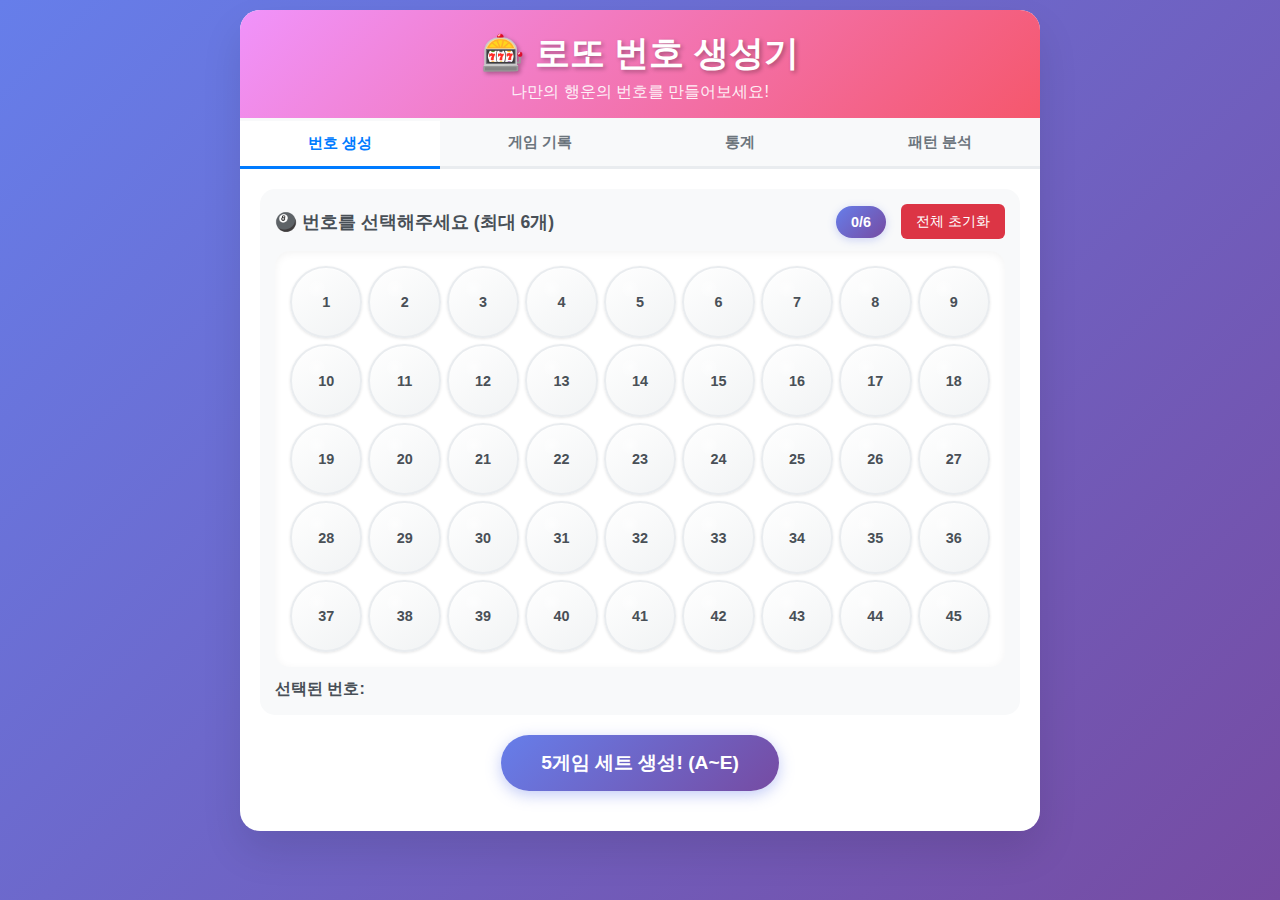
<file: index.html>
<!DOCTYPE html>
<html lang="ko">
<head>
    <meta charset="UTF-8">
    <meta name="viewport" content="width=device-width, initial-scale=1.0">
    <title>로또 번호 생성기 & 관리</title>
    
    <!-- PWA Meta Tags -->
    <meta name="description" content="나만의 행운의 번호를 만들고 기록을 관리하세요">
    <meta name="theme-color" content="#667eea">
    <meta name="apple-mobile-web-app-capable" content="yes">
    <meta name="apple-mobile-web-app-status-bar-style" content="default">
    <meta name="apple-mobile-web-app-title" content="로또생성기">
    <meta name="msapplication-TileColor" content="#667eea">
    
    <!-- PWA Manifest -->
    <link rel="manifest" href="manifest.json">
    
    <!-- PWA Icons -->
    <link rel="apple-touch-icon" sizes="152x152" href="icons/icon-152x152.png">
    <link rel="icon" type="image/png" sizes="192x192" href="icons/icon-192x192.png">
    <link rel="icon" type="image/png" sizes="32x32" href="icons/icon-32x32.png">
    <link rel="icon" type="image/png" sizes="16x16" href="icons/icon-16x16.png">
    
    <link rel="stylesheet" href="style.css">
</head>
<body>
    <div class="container">
        <header>
            <h1>🎰 로또 번호 생성기</h1>
            <p>나만의 행운의 번호를 만들어보세요!</p>
        </header>

        <nav class="tab-nav">
            <button class="tab-btn active" data-tab="generator">번호 생성</button>
            <button class="tab-btn" data-tab="history">게임 기록</button>
            <button class="tab-btn" data-tab="statistics">통계</button>
            <button class="tab-btn" data-tab="analysis">패턴 분석</button>
        </nav>

        <!-- 번호 생성 탭 -->
        <div id="generator" class="tab-content active">
            <div class="input-section">
                <div class="selection-header">
                    <h3>🎱 번호를 선택해주세요 (최대 6개)</h3>
                    <div class="selection-info">
                        <span id="selectionCount">0/6</span>
                        <button onclick="clearUserNumbers()" class="clear-btn">전체 초기화</button>
                    </div>
                </div>
                
                <div class="number-grid-container">
                    <div id="numberGrid" class="number-grid"></div>
                </div>
                
                <div class="selected-numbers">
                    <p>선택된 번호:</p>
                    <div id="selectedNumbers" class="number-display"></div>
                </div>
            </div>

            <div class="generate-section">
                <button onclick="generateLottoSet()" class="generate-btn">5게임 세트 생성! (A~E)</button>
                
                <div id="lottoSet" class="lotto-set" style="display: none;">
                    <div class="omr-card">
                        <div class="omr-header">
                            <h3>🎫 로또 OMR 카드</h3>
                            <p>선택한 번호가 포함된 5게임 조합</p>
                        </div>
                        
                        <div class="games-container">
                            <div class="game-row" data-game="A">
                                <span class="game-label">A</span>
                                <div class="game-numbers" id="gameA"></div>
                            </div>
                            <div class="game-row" data-game="B">
                                <span class="game-label">B</span>
                                <div class="game-numbers" id="gameB"></div>
                            </div>
                            <div class="game-row" data-game="C">
                                <span class="game-label">C</span>
                                <div class="game-numbers" id="gameC"></div>
                            </div>
                            <div class="game-row" data-game="D">
                                <span class="game-label">D</span>
                                <div class="game-numbers" id="gameD"></div>
                            </div>
                            <div class="game-row" data-game="E">
                                <span class="game-label">E</span>
                                <div class="game-numbers" id="gameE"></div>
                            </div>
                        </div>
                        
                        <div class="omr-footer">
                            <p><strong>총 비용: 5,000원</strong> (1게임당 1,000원)</p>
                            <p>💡 선택한 번호: <span id="selectedNumbersInSet"></span></p>
                        </div>
                    </div>
                </div>
            </div>

            <div class="save-section" id="saveSection" style="display: none;">
                <h3>🎫 게임 저장하기</h3>
                <div class="save-form">
                    <label>게임 회차:</label>
                    <input type="number" id="gameRound" placeholder="예: 1095">
                    
                    <label>구매 날짜 (선택사항):</label>
                    <input type="date" id="purchaseDate">
                    
                    <div class="save-info">
                        <p>💡 생성된 번호를 저장하고, 추첨 후 결과를 입력할 수 있습니다.</p>
                        <p>결과는 나중에 "게임 기록" 탭에서 입력하세요!</p>
                    </div>
                    
                    <button onclick="savePendingGame()" class="save-btn">게임 저장하기</button>
                </div>
            </div>
        </div>

        <!-- 게임 기록 탭 -->
        <div id="history" class="tab-content">
            <div class="history-header">
                <h3>게임 기록</h3>
                <button onclick="clearHistory()" class="clear-history-btn">전체 삭제</button>
            </div>
            <div id="gameHistory" class="history-list"></div>
        </div>

        <!-- 통계 탭 -->
        <div id="statistics" class="tab-content">
            <div class="stats-container">
                <div class="stat-card">
                    <h4>총 게임 수</h4>
                    <span id="totalGames">0</span>
                </div>
                <div class="stat-card">
                    <h4>총 투자 금액</h4>
                    <span id="totalInvestment">0원</span>
                </div>
                <div class="stat-card">
                    <h4>총 당첨 금액</h4>
                    <span id="totalWinnings">0원</span>
                </div>
                <div class="stat-card">
                    <h4>수익률</h4>
                    <span id="profitRate">0%</span>
                </div>
                <div class="stat-card">
                    <h4>최고 당첨</h4>
                    <span id="bestWin">-</span>
                </div>
                <div class="stat-card">
                    <h4>당첨 횟수</h4>
                    <span id="winCount">0회</span>
                </div>
            </div>
            
            <div class="number-frequency">
                <h4>자주 선택한 번호</h4>
                <div id="frequentNumbers" class="frequent-numbers"></div>
            </div>
        </div>

        <!-- 패턴 분석 탭 -->
        <div id="analysis" class="tab-content">
            <div class="analysis-container">
                <div class="pattern-section">
                    <h3>🎯 스마트 번호 추천</h3>
                    <div class="smart-recommendation">
                        <button onclick="generateSmartNumbers()" class="smart-btn">AI 추천 번호 생성</button>
                        <div id="smartNumbers" class="smart-numbers"></div>
                        <p class="recommendation-note">과거 패턴과 확률을 분석하여 추천합니다</p>
                    </div>
                </div>

                <div class="pattern-analysis">
                    <h3>📊 번호 패턴 분석</h3>
                    
                    <div class="pattern-grid">
                        <div class="pattern-card">
                            <h4>홀짝 분포</h4>
                            <div id="oddEvenChart" class="chart-container">
                                <div class="chart-bar">
                                    <div class="bar odd-bar" id="oddBar">
                                        <span class="bar-label">홀수</span>
                                        <span class="bar-value" id="oddValue">0%</span>
                                    </div>
                                    <div class="bar even-bar" id="evenBar">
                                        <span class="bar-label">짝수</span>
                                        <span class="bar-value" id="evenValue">0%</span>
                                    </div>
                                </div>
                            </div>
                        </div>

                        <div class="pattern-card">
                            <h4>구간별 분포</h4>
                            <div id="rangeChart" class="chart-container">
                                <div class="range-bars">
                                    <div class="range-item">
                                        <span>1-10</span>
                                        <div class="range-bar" id="range1"></div>
                                        <span id="range1Value">0%</span>
                                    </div>
                                    <div class="range-item">
                                        <span>11-20</span>
                                        <div class="range-bar" id="range2"></div>
                                        <span id="range2Value">0%</span>
                                    </div>
                                    <div class="range-item">
                                        <span>21-30</span>
                                        <div class="range-bar" id="range3"></div>
                                        <span id="range3Value">0%</span>
                                    </div>
                                    <div class="range-item">
                                        <span>31-40</span>
                                        <div class="range-bar" id="range4"></div>
                                        <span id="range4Value">0%</span>
                                    </div>
                                    <div class="range-item">
                                        <span>41-45</span>
                                        <div class="range-bar" id="range5"></div>
                                        <span id="range5Value">0%</span>
                                    </div>
                                </div>
                            </div>
                        </div>

                        <div class="pattern-card">
                            <h4>연속 번호</h4>
                            <div class="consecutive-analysis">
                                <div class="consecutive-stat">
                                    <span class="stat-label">연속 2개:</span>
                                    <span id="consecutive2" class="stat-value">0회</span>
                                </div>
                                <div class="consecutive-stat">
                                    <span class="stat-label">연속 3개:</span>
                                    <span id="consecutive3" class="stat-value">0회</span>
                                </div>
                                <div class="consecutive-stat">
                                    <span class="stat-label">연속 4개+:</span>
                                    <span id="consecutive4" class="stat-value">0회</span>
                                </div>
                            </div>
                        </div>

                        <div class="pattern-card">
                            <h4>합계 분석</h4>
                            <div class="sum-analysis">
                                <div class="sum-stat">
                                    <span class="stat-label">평균 합계:</span>
                                    <span id="averageSum" class="stat-value">0</span>
                                </div>
                                <div class="sum-stat">
                                    <span class="stat-label">최고 합계:</span>
                                    <span id="maxSum" class="stat-value">0</span>
                                </div>
                                <div class="sum-stat">
                                    <span class="stat-label">최저 합계:</span>
                                    <span id="minSum" class="stat-value">0</span>
                                </div>
                            </div>
                        </div>
                    </div>
                </div>

                <div class="heatmap-section">
                    <h3>🔥 번호 히트맵</h3>
                    <div class="heatmap-container">
                        <div id="numberHeatmap" class="number-heatmap"></div>
                        <div class="heatmap-legend">
                            <span>낮음</span>
                            <div class="legend-gradient"></div>
                            <span>높음</span>
                        </div>
                    </div>
                </div>
            </div>
        </div>
    </div>

    <!-- 모듈화된 JavaScript 파일들 -->
    <script type="module" src="js/app.js"></script>
    <script type="module" src="js/history.js"></script>
    <script type="module" src="js/statistics.js"></script>
    <script>
        // Service Worker 등록
        if ('serviceWorker' in navigator) {
            window.addEventListener('load', () => {
                navigator.serviceWorker.register('/sw.js')
                    .then(registration => {
                        console.log('SW 등록 성공:', registration);
                    })
                    .catch(registrationError => {
                        console.log('SW 등록 실패:', registrationError);
                    });
            });
        }

        // PWA 설치 프롬프트
        let deferredPrompt;
        window.addEventListener('beforeinstallprompt', (e) => {
            e.preventDefault();
            deferredPrompt = e;
            showInstallButton();
        });

        function showInstallButton() {
            const installButton = document.createElement('button');
            installButton.textContent = '앱으로 설치';
            installButton.className = 'install-btn';
            installButton.onclick = () => {
                if (deferredPrompt) {
                    deferredPrompt.prompt();
                    deferredPrompt.userChoice.then((choiceResult) => {
                        if (choiceResult.outcome === 'accepted') {
                            console.log('사용자가 앱 설치를 승인했습니다');
                        }
                        deferredPrompt = null;
                        installButton.remove();
                    });
                }
            };
            document.querySelector('header').appendChild(installButton);
        }
    </script>
</body>
</html>
</file>
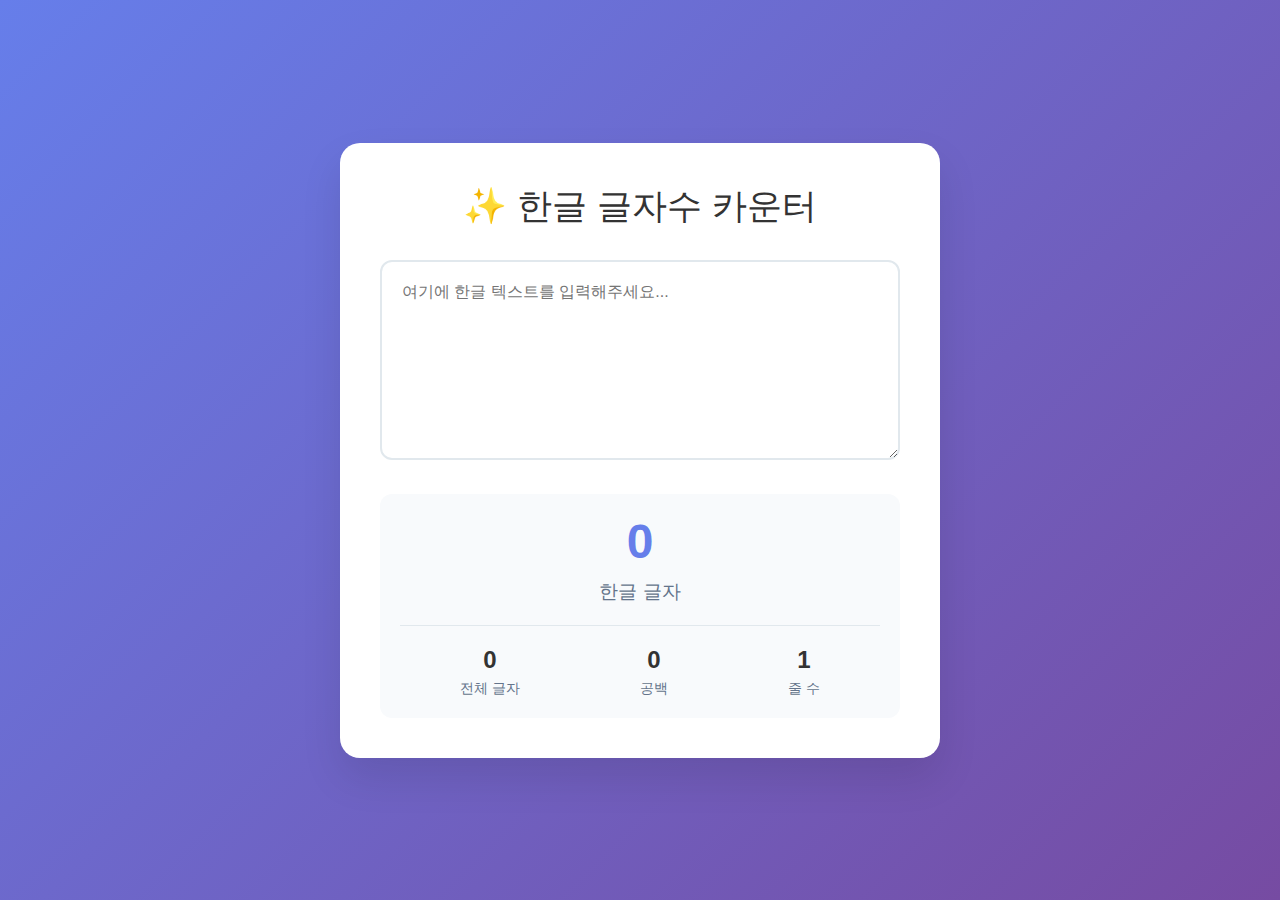
<file: korean-character-counter/index.html>
<!DOCTYPE html>
<html lang="ko">
<head>
    <meta charset="UTF-8">
    <meta name="viewport" content="width=device-width, initial-scale=1.0">
    <title>한글 글자수 카운터</title>
    <style>
        * {
            margin: 0;
            padding: 0;
            box-sizing: border-box;
        }

        body {
            font-family: 'Malgun Gothic', sans-serif;
            background: linear-gradient(135deg, #667eea 0%, #764ba2 100%);
            min-height: 100vh;
            display: flex;
            justify-content: center;
            align-items: center;
            padding: 20px;
        }

        .container {
            background: white;
            border-radius: 20px;
            padding: 40px;
            box-shadow: 0 20px 40px rgba(0, 0, 0, 0.1);
            width: 100%;
            max-width: 600px;
        }

        h1 {
            text-align: center;
            color: #333;
            margin-bottom: 30px;
            font-size: 2.2em;
            font-weight: 300;
        }

        .input-section {
            margin-bottom: 30px;
        }

        textarea {
            width: 100%;
            height: 200px;
            padding: 20px;
            border: 2px solid #e1e8ed;
            border-radius: 12px;
            font-size: 16px;
            font-family: inherit;
            resize: vertical;
            outline: none;
            transition: border-color 0.3s ease;
        }

        textarea:focus {
            border-color: #667eea;
        }

        .result-section {
            background: #f8fafc;
            border-radius: 12px;
            padding: 20px;
            text-align: center;
        }

        .count-display {
            font-size: 3em;
            font-weight: bold;
            color: #667eea;
            margin-bottom: 10px;
        }

        .count-label {
            font-size: 1.2em;
            color: #64748b;
        }

        .stats {
            display: flex;
            justify-content: space-around;
            margin-top: 20px;
            padding-top: 20px;
            border-top: 1px solid #e1e8ed;
        }

        .stat-item {
            text-align: center;
        }

        .stat-number {
            font-size: 1.5em;
            font-weight: bold;
            color: #333;
        }

        .stat-label {
            font-size: 0.9em;
            color: #64748b;
            margin-top: 5px;
        }
    </style>
</head>
<body>
    <div class="container">
        <h1>✨ 한글 글자수 카운터</h1>
        
        <div class="input-section">
            <textarea 
                id="textInput" 
                placeholder="여기에 한글 텍스트를 입력해주세요..."
                oninput="countCharacters()"
            ></textarea>
        </div>

        <div class="result-section">
            <div class="count-display" id="koreanCount">0</div>
            <div class="count-label">한글 글자</div>
            
            <div class="stats">
                <div class="stat-item">
                    <div class="stat-number" id="totalChars">0</div>
                    <div class="stat-label">전체 글자</div>
                </div>
                <div class="stat-item">
                    <div class="stat-number" id="spaces">0</div>
                    <div class="stat-label">공백</div>
                </div>
                <div class="stat-item">
                    <div class="stat-number" id="lines">1</div>
                    <div class="stat-label">줄 수</div>
                </div>
            </div>
        </div>
    </div>

    <script>
        function countCharacters() {
            const text = document.getElementById('textInput').value;
            
            // 한글 글자수 계산 (한글 유니코드 범위: 가-힣, ㄱ-ㅎ, ㅏ-ㅣ)
            const koreanRegex = /[가-힣ㄱ-ㅎㅏ-ㅣ]/g;
            const koreanMatches = text.match(koreanRegex);
            const koreanCount = koreanMatches ? koreanMatches.length : 0;
            
            // 전체 글자수 (공백 제외)
            const totalChars = text.replace(/\s/g, '').length;
            
            // 공백 수
            const spaceMatches = text.match(/\s/g);
            const spaceCount = spaceMatches ? spaceMatches.length : 0;
            
            // 줄 수
            const lineCount = text === '' ? 1 : text.split('\n').length;
            
            // 결과 업데이트
            document.getElementById('koreanCount').textContent = koreanCount.toLocaleString();
            document.getElementById('totalChars').textContent = totalChars.toLocaleString();
            document.getElementById('spaces').textContent = spaceCount.toLocaleString();
            document.getElementById('lines').textContent = lineCount.toLocaleString();
        }
    </script>
</body>
</html>
</file>
<file: style.css>
* {
    margin: 0;
    padding: 0;
    box-sizing: border-box;
}

body {
    font-family: 'Segoe UI', Tahoma, Geneva, Verdana, sans-serif;
    background: linear-gradient(135deg, #667eea 0%, #764ba2 100%);
    min-height: 100vh;
    padding: 10px;
    color: #333;
    margin: 0;
}

.container {
    max-width: 800px;
    margin: 0 auto;
    background: white;
    border-radius: 20px;
    box-shadow: 0 20px 40px rgba(0, 0, 0, 0.1);
    overflow: hidden;
}

header {
    background: linear-gradient(135deg, #f093fb 0%, #f5576c 100%);
    color: white;
    text-align: center;
    padding: 20px 20px 15px 20px;
}

header h1 {
    font-size: 2.2em;
    margin-bottom: 5px;
    text-shadow: 2px 2px 4px rgba(0, 0, 0, 0.3);
}

header p {
    font-size: 1em;
    opacity: 0.9;
    margin: 0;
}

.tab-nav {
    display: flex;
    background: #f8f9fa;
    border-bottom: 3px solid #e9ecef;
}

.tab-btn {
    flex: 1;
    padding: 12px 15px;
    border: none;
    background: transparent;
    cursor: pointer;
    font-size: 0.95em;
    font-weight: 600;
    color: #6c757d;
    transition: all 0.3s ease;
}

.tab-btn:hover {
    background: #e9ecef;
    color: #495057;
}

.tab-btn.active {
    background: white;
    color: #007bff;
    border-bottom: 3px solid #007bff;
    transform: translateY(3px);
}

.tab-content {
    display: none;
    padding: 20px;
}

.tab-content.active {
    display: block;
}

.input-section {
    background: #f8f9fa;
    border-radius: 15px;
    padding: 15px;
    margin-bottom: 20px;
}

.selection-header {
    display: flex;
    justify-content: space-between;
    align-items: center;
    margin-bottom: 12px;
    flex-wrap: wrap;
    gap: 8px;
}

.selection-header h3 {
    margin: 0;
    color: #495057;
    font-size: 1.1em;
}

.selection-info {
    display: flex;
    align-items: center;
    gap: 15px;
}

#selectionCount {
    background: linear-gradient(135deg, #667eea, #764ba2);
    color: white;
    padding: 8px 15px;
    border-radius: 20px;
    font-weight: bold;
    font-size: 0.9em;
    box-shadow: 0 2px 8px rgba(102, 126, 234, 0.3);
}

.number-grid-container {
    background: white;
    border-radius: 15px;
    padding: 15px;
    margin-bottom: 12px;
    box-shadow: inset 0 2px 8px rgba(0, 0, 0, 0.05);
}

.number-grid {
    display: grid;
    grid-template-columns: repeat(9, 1fr);
    gap: 6px;
    max-width: 100%;
    margin: 0 auto;
}

.grid-number {
    aspect-ratio: 1;
    border-radius: 50%;
    border: 2px solid #e9ecef;
    background: linear-gradient(145deg, #ffffff, #f1f3f4);
    display: flex;
    align-items: center;
    justify-content: center;
    font-weight: bold;
    font-size: 0.9em;
    color: #495057;
    cursor: pointer;
    transition: all 0.3s cubic-bezier(0.4, 0, 0.2, 1);
    position: relative;
    overflow: hidden;
    user-select: none;
    min-height: 42px;
    box-shadow: 
        0 1px 3px rgba(0, 0, 0, 0.1),
        inset 0 1px 0 rgba(255, 255, 255, 0.6);
}

.grid-number::before {
    content: '';
    position: absolute;
    top: 15%;
    left: 20%;
    width: 30%;
    height: 30%;
    background: radial-gradient(ellipse at center, rgba(255, 255, 255, 0.8) 0%, transparent 70%);
    border-radius: 50%;
    transform: rotate(-45deg);
    opacity: 0.7;
}

.grid-number:hover {
    transform: translateY(-3px) scale(1.05);
    border-color: #007bff;
    box-shadow: 
        0 8px 16px rgba(0, 123, 255, 0.2),
        inset 0 1px 0 rgba(255, 255, 255, 0.8);
    background: linear-gradient(145deg, #f8f9ff, #e3f2fd);
}

.grid-number.selected {
    background: linear-gradient(145deg, #667eea, #764ba2);
    color: white;
    border-color: #5a6fd8;
    transform: translateY(-2px) scale(1.1);
    box-shadow: 
        0 6px 20px rgba(102, 126, 234, 0.4),
        inset 0 1px 0 rgba(255, 255, 255, 0.3);
    animation: selectBounce 0.5s cubic-bezier(0.68, -0.55, 0.265, 1.55);
}

.grid-number.selected::before {
    background: radial-gradient(ellipse at center, rgba(255, 255, 255, 0.9) 0%, transparent 70%);
}

.grid-number.disabled {
    opacity: 0.3;
    cursor: not-allowed;
    transform: none !important;
}

.grid-number.disabled:hover {
    border-color: #e9ecef;
    box-shadow: 0 2px 4px rgba(0, 0, 0, 0.1);
    background: linear-gradient(145deg, #ffffff, #f1f3f4);
}

@keyframes selectBounce {
    0% {
        transform: translateY(-2px) scale(1);
    }
    50% {
        transform: translateY(-8px) scale(1.2);
    }
    100% {
        transform: translateY(-2px) scale(1.1);
    }
}

@keyframes deselectBounce {
    0% {
        transform: translateY(-2px) scale(1.1);
    }
    50% {
        transform: translateY(2px) scale(0.9);
    }
    100% {
        transform: translateY(0) scale(1);
    }
}

.grid-number.deselecting {
    animation: deselectBounce 0.3s ease-out;
}

.number-input-container {
    display: flex;
    gap: 10px;
    margin-bottom: 20px;
}

.number-input-container input {
    flex: 1;
    padding: 12px;
    border: 2px solid #dee2e6;
    border-radius: 8px;
    font-size: 1em;
    transition: border-color 0.3s ease;
}

.number-input-container input:focus {
    outline: none;
    border-color: #007bff;
    box-shadow: 0 0 0 3px rgba(0, 123, 255, 0.1);
}

.number-input-container button {
    padding: 12px 20px;
    background: #28a745;
    color: white;
    border: none;
    border-radius: 8px;
    cursor: pointer;
    font-weight: 600;
    transition: background 0.3s ease;
}

.number-input-container button:hover {
    background: #218838;
}

.selected-numbers {
    display: flex;
    align-items: center;
    gap: 15px;
    flex-wrap: wrap;
}

.selected-numbers p {
    font-weight: 600;
    color: #495057;
}

.number-display {
    display: flex;
    gap: 8px;
    flex-wrap: wrap;
}

.number-ball {
    width: 40px;
    height: 40px;
    border-radius: 50%;
    display: flex;
    align-items: center;
    justify-content: center;
    color: white;
    font-weight: bold;
    font-size: 0.9em;
    position: relative;
    cursor: pointer;
    transition: transform 0.2s ease;
}

.number-ball:hover {
    transform: scale(1.1);
}

.number-ball.removable::after {
    content: '×';
    position: absolute;
    top: -5px;
    right: -5px;
    background: #dc3545;
    color: white;
    border-radius: 50%;
    width: 18px;
    height: 18px;
    display: flex;
    align-items: center;
    justify-content: center;
    font-size: 12px;
    font-weight: bold;
}

.number-ball:nth-child(1) { background: #ff6b6b; }
.number-ball:nth-child(2) { background: #4ecdc4; }
.number-ball:nth-child(3) { background: #45b7d1; }
.number-ball:nth-child(4) { background: #96ceb4; }
.number-ball:nth-child(5) { background: #feca57; }
.number-ball:nth-child(6) { background: #ff9ff3; }

.clear-btn {
    padding: 8px 15px;
    background: #dc3545;
    color: white;
    border: none;
    border-radius: 6px;
    cursor: pointer;
    font-size: 0.9em;
    transition: background 0.3s ease;
}

.clear-btn:hover {
    background: #c82333;
}

.generate-section {
    text-align: center;
    margin-bottom: 20px;
}

.generate-btn {
    background: linear-gradient(135deg, #667eea 0%, #764ba2 100%);
    color: white;
    border: none;
    padding: 15px 40px;
    font-size: 1.2em;
    font-weight: bold;
    border-radius: 50px;
    cursor: pointer;
    transition: all 0.3s ease;
    box-shadow: 0 4px 15px rgba(102, 126, 234, 0.4);
}

.generate-btn:hover {
    transform: translateY(-2px);
    box-shadow: 0 6px 20px rgba(102, 126, 234, 0.6);
}

.lotto-numbers {
    margin-top: 20px;
    display: flex;
    justify-content: center;
    gap: 15px;
    flex-wrap: wrap;
}

.lotto-numbers .number-ball {
    width: 60px;
    height: 60px;
    font-size: 1.2em;
    animation: bounceIn 0.6s ease;
}

@keyframes bounceIn {
    0% {
        transform: scale(0);
        opacity: 0;
    }
    50% {
        transform: scale(1.2);
    }
    100% {
        transform: scale(1);
        opacity: 1;
    }
}

.save-section {
    background: #e8f5e8;
    border-radius: 15px;
    padding: 20px;
    border: 2px solid #28a745;
}

.save-section h3 {
    color: #155724;
    margin-bottom: 20px;
}

.save-form {
    display: grid;
    gap: 15px;
}

.save-form label {
    font-weight: 600;
    color: #155724;
}

.save-form input,
.save-form select {
    padding: 10px;
    border: 2px solid #c3e6cb;
    border-radius: 6px;
    font-size: 1em;
}

.save-form input:focus,
.save-form select:focus {
    outline: none;
    border-color: #28a745;
    box-shadow: 0 0 0 3px rgba(40, 167, 69, 0.1);
}

.save-btn {
    background: #28a745;
    color: white;
    border: none;
    padding: 12px 30px;
    border-radius: 8px;
    font-size: 1em;
    font-weight: 600;
    cursor: pointer;
    transition: background 0.3s ease;
}

.save-btn:hover {
    background: #218838;
}

.history-header {
    display: flex;
    justify-content: space-between;
    align-items: center;
    margin-bottom: 20px;
}

.clear-history-btn {
    background: #dc3545;
    color: white;
    border: none;
    padding: 8px 15px;
    border-radius: 6px;
    cursor: pointer;
    font-size: 0.9em;
}

.clear-history-btn:hover {
    background: #c82333;
}

.history-item {
    background: #f8f9fa;
    border-radius: 10px;
    padding: 15px;
    margin-bottom: 15px;
    border-left: 4px solid #007bff;
}

.history-item.win {
    border-left-color: #28a745;
    background: #e8f5e8;
}

.history-header-info {
    display: flex;
    justify-content: space-between;
    align-items: center;
    margin-bottom: 10px;
}

.round-info {
    font-weight: bold;
    color: #495057;
}

.date-info {
    font-size: 0.9em;
    color: #6c757d;
}

.history-numbers {
    display: flex;
    gap: 8px;
    margin-bottom: 10px;
    flex-wrap: wrap;
}

.history-numbers .number-ball {
    width: 35px;
    height: 35px;
    font-size: 0.8em;
}

.history-result {
    display: flex;
    justify-content: space-between;
    align-items: center;
}

.win-status {
    font-weight: bold;
    padding: 4px 8px;
    border-radius: 4px;
    font-size: 0.8em;
}

.win-status.win {
    background: #d4edda;
    color: #155724;
}

.win-status.lose {
    background: #f8d7da;
    color: #721c24;
}

.win-amount {
    font-weight: bold;
    color: #28a745;
}

.stats-container {
    display: grid;
    grid-template-columns: repeat(auto-fit, minmax(200px, 1fr));
    gap: 20px;
    margin-bottom: 30px;
}

.stat-card {
    background: linear-gradient(135deg, #667eea 0%, #764ba2 100%);
    color: white;
    padding: 20px;
    border-radius: 15px;
    text-align: center;
    box-shadow: 0 4px 15px rgba(102, 126, 234, 0.3);
}

.stat-card h4 {
    font-size: 0.9em;
    margin-bottom: 10px;
    opacity: 0.9;
}

.stat-card span {
    font-size: 1.5em;
    font-weight: bold;
    display: block;
}

.number-frequency {
    background: #f8f9fa;
    border-radius: 15px;
    padding: 20px;
}

.number-frequency h4 {
    margin-bottom: 15px;
    color: #495057;
}

.frequent-numbers {
    display: flex;
    gap: 10px;
    flex-wrap: wrap;
}

.frequent-number {
    display: flex;
    align-items: center;
    gap: 8px;
    background: white;
    padding: 8px 12px;
    border-radius: 8px;
    box-shadow: 0 2px 4px rgba(0, 0, 0, 0.1);
}

.frequent-number .number-ball {
    width: 30px;
    height: 30px;
    font-size: 0.8em;
}

.frequency-count {
    font-size: 0.9em;
    color: #6c757d;
}

.install-btn {
    position: absolute;
    top: 20px;
    right: 20px;
    background: rgba(255, 255, 255, 0.2);
    color: white;
    border: 2px solid rgba(255, 255, 255, 0.3);
    padding: 8px 15px;
    border-radius: 20px;
    cursor: pointer;
    font-size: 0.9em;
    transition: all 0.3s ease;
    backdrop-filter: blur(10px);
}

.install-btn:hover {
    background: rgba(255, 255, 255, 0.3);
    transform: translateY(-2px);
}

.analysis-container {
    padding: 0;
}

.pattern-section {
    background: linear-gradient(135deg, #667eea 0%, #764ba2 100%);
    color: white;
    padding: 25px;
    border-radius: 15px;
    margin-bottom: 30px;
    text-align: center;
}

.smart-btn {
    background: rgba(255, 255, 255, 0.2);
    color: white;
    border: 2px solid rgba(255, 255, 255, 0.3);
    padding: 15px 30px;
    border-radius: 25px;
    font-size: 1.1em;
    font-weight: bold;
    cursor: pointer;
    transition: all 0.3s ease;
    backdrop-filter: blur(10px);
    margin-bottom: 20px;
}

.smart-btn:hover {
    background: rgba(255, 255, 255, 0.3);
    transform: translateY(-2px);
}

.smart-numbers {
    display: flex;
    justify-content: center;
    gap: 12px;
    margin: 20px 0;
    flex-wrap: wrap;
}

.smart-numbers .number-ball {
    width: 50px;
    height: 50px;
    font-size: 1.1em;
    background: rgba(255, 255, 255, 0.9) !important;
    color: #333 !important;
    border: 2px solid rgba(255, 255, 255, 0.5);
}

.recommendation-note {
    margin: 0;
    opacity: 0.8;
    font-size: 0.9em;
}

.pattern-grid {
    display: grid;
    grid-template-columns: repeat(auto-fit, minmax(250px, 1fr));
    gap: 20px;
    margin-bottom: 30px;
}

.pattern-card {
    background: #f8f9fa;
    border-radius: 15px;
    padding: 20px;
    box-shadow: 0 4px 6px rgba(0, 0, 0, 0.1);
}

.pattern-card h4 {
    margin-bottom: 15px;
    color: #495057;
    text-align: center;
}

.chart-container {
    height: 120px;
    display: flex;
    align-items: center;
    justify-content: center;
}

.chart-bar {
    display: flex;
    width: 100%;
    height: 80px;
    gap: 10px;
}

.bar {
    flex: 1;
    display: flex;
    flex-direction: column;
    justify-content: space-between;
    align-items: center;
    border-radius: 8px;
    padding: 10px;
    color: white;
    font-weight: bold;
    position: relative;
    overflow: hidden;
}

.odd-bar {
    background: linear-gradient(135deg, #ff6b6b, #ee5a52);
}

.even-bar {
    background: linear-gradient(135deg, #4ecdc4, #44a08d);
}

.bar-label {
    font-size: 0.9em;
    z-index: 2;
}

.bar-value {
    font-size: 1.1em;
    z-index: 2;
}

.range-bars {
    display: flex;
    flex-direction: column;
    gap: 8px;
}

.range-item {
    display: flex;
    align-items: center;
    gap: 10px;
    font-size: 0.9em;
}

.range-item span:first-child {
    width: 40px;
    font-weight: bold;
    color: #495057;
}

.range-item span:last-child {
    width: 35px;
    text-align: right;
    font-weight: bold;
    color: #007bff;
}

.range-bar {
    flex: 1;
    height: 20px;
    background: #e9ecef;
    border-radius: 10px;
    position: relative;
    overflow: hidden;
}

.range-bar::after {
    content: '';
    position: absolute;
    top: 0;
    left: 0;
    height: 100%;
    background: linear-gradient(90deg, #667eea, #764ba2);
    border-radius: 10px;
    transition: width 0.5s ease;
}

.consecutive-analysis,
.sum-analysis {
    display: flex;
    flex-direction: column;
    gap: 12px;
}

.consecutive-stat,
.sum-stat {
    display: flex;
    justify-content: space-between;
    align-items: center;
    padding: 8px 12px;
    background: white;
    border-radius: 8px;
    border-left: 4px solid #007bff;
}

.stat-label {
    font-weight: 600;
    color: #495057;
}

.stat-value {
    font-weight: bold;
    color: #007bff;
}

.heatmap-section {
    background: #f8f9fa;
    border-radius: 15px;
    padding: 25px;
}

.heatmap-container {
    text-align: center;
}

.number-heatmap {
    display: grid;
    grid-template-columns: repeat(9, 1fr);
    gap: 4px;
    max-width: 500px;
    margin: 0 auto 20px;
}

.heatmap-cell {
    aspect-ratio: 1;
    border-radius: 6px;
    display: flex;
    align-items: center;
    justify-content: center;
    font-weight: bold;
    font-size: 0.9em;
    color: white;
    transition: transform 0.2s ease;
    cursor: pointer;
}

.heatmap-cell:hover {
    transform: scale(1.1);
}

.heatmap-legend {
    display: flex;
    align-items: center;
    justify-content: center;
    gap: 10px;
    font-size: 0.9em;
    color: #6c757d;
}

.legend-gradient {
    width: 100px;
    height: 15px;
    background: linear-gradient(90deg, #e3f2fd, #1976d2);
    border-radius: 8px;
}

.max-selection-alert {
    position: fixed;
    top: 50%;
    left: 50%;
    transform: translate(-50%, -50%) scale(0.8);
    background: linear-gradient(135deg, #ff6b6b, #ee5a52);
    color: white;
    padding: 20px 30px;
    border-radius: 15px;
    font-weight: bold;
    font-size: 1.1em;
    box-shadow: 0 10px 30px rgba(255, 107, 107, 0.4);
    z-index: 1000;
    opacity: 0;
    transition: all 0.3s cubic-bezier(0.68, -0.55, 0.265, 1.55);
    border: 2px solid rgba(255, 255, 255, 0.3);
    backdrop-filter: blur(10px);
}

.max-selection-alert.show {
    opacity: 1;
    transform: translate(-50%, -50%) scale(1);
}

@keyframes pulse {
    0%, 100% {
        transform: scale(1);
    }
    50% {
        transform: scale(1.05);
    }
}

@keyframes shake {
    0%, 100% { transform: translateX(0); }
    25% { transform: translateX(-5px); }
    75% { transform: translateX(5px); }
}

.grid-number.shake {
    animation: shake 0.5s ease-in-out;
}

@media (max-width: 768px) {
    body {
        padding: 5px;
    }
    
    .container {
        margin: 0;
        border-radius: 15px;
    }
    
    header {
        padding: 15px;
        position: relative;
    }
    
    header h1 {
        font-size: 1.8em;
        margin-bottom: 3px;
    }
    
    header p {
        font-size: 0.9em;
    }
    
    .install-btn {
        position: static;
        margin-top: 10px;
        width: auto;
        padding: 6px 12px;
        font-size: 0.8em;
    }
    
    .tab-content {
        padding: 15px;
    }
    
    .tab-nav {
        overflow-x: auto;
        white-space: nowrap;
    }
    
    .tab-btn {
        flex: none;
        min-width: 70px;
        padding: 10px 12px;
        font-size: 0.85em;
    }
    
    .input-section {
        padding: 12px;
        margin-bottom: 15px;
    }
    
    .selection-header {
        flex-direction: column;
        align-items: flex-start;
        gap: 10px;
        margin-bottom: 10px;
    }
    
    .selection-header h3 {
        font-size: 1em;
    }
    
    .selection-info {
        justify-content: space-between;
        width: 100%;
    }
    
    .number-grid {
        grid-template-columns: repeat(9, 1fr);
        gap: 4px;
    }
    
    .grid-number {
        min-height: 36px;
        font-size: 0.8em;
        border-width: 1px;
    }
    
    .number-grid-container {
        padding: 12px;
        margin-bottom: 10px;
    }
    
    .selected-numbers {
        flex-direction: column;
        align-items: flex-start;
        margin-top: 8px;
    }
    
    .selected-numbers p {
        font-size: 0.9em;
        margin-bottom: 5px;
    }
    
    .generate-section {
        margin-bottom: 15px;
    }
    
    .generate-btn {
        padding: 12px 30px;
        font-size: 1.1em;
    }
    
    .lotto-numbers {
        gap: 8px;
        margin-top: 15px;
    }
    
    .lotto-numbers .number-ball {
        width: 45px;
        height: 45px;
        font-size: 0.95em;
    }
    
    .stats-container {
        grid-template-columns: 1fr;
        gap: 15px;
    }
    
    .pattern-grid {
        grid-template-columns: 1fr;
        gap: 15px;
    }
    
    .number-heatmap {
        grid-template-columns: repeat(9, 1fr);
        gap: 2px;
    }
    
    .heatmap-cell {
        font-size: 0.7em;
    }
    
    .history-header-info {
        flex-direction: column;
        align-items: flex-start;
        gap: 5px;
    }
    
    .history-result {
        flex-direction: column;
        align-items: flex-start;
        gap: 5px;
    }
    
    .max-selection-alert {
        padding: 15px 20px;
        font-size: 1em;
    }
}

@media (max-width: 480px) {
    body {
        padding: 3px;
    }
    
    header h1 {
        font-size: 1.6em;
    }
    
    .tab-btn {
        min-width: 60px;
        padding: 8px 10px;
        font-size: 0.8em;
    }
    
    .input-section {
        padding: 10px;
    }
    
    .number-grid {
        gap: 3px;
    }
    
    .grid-number {
        min-height: 32px;
        font-size: 0.75em;
    }
    
    .number-grid-container {
        padding: 10px;
    }
    
    .generate-btn {
        padding: 10px 25px;
        font-size: 1em;
    }
    
    .lotto-numbers .number-ball {
        width: 40px;
        height: 40px;
        font-size: 0.9em;
    }
    
    #selectionCount {
        padding: 6px 12px;
        font-size: 0.8em;
    }
    
    .clear-btn {
        padding: 6px 12px;
        font-size: 0.8em;
    }
}

@media (max-height: 700px) and (max-width: 768px) {
    header {
        padding: 12px;
    }
    
    header h1 {
        font-size: 1.6em;
        margin-bottom: 2px;
    }
    
    header p {
        font-size: 0.85em;
    }
    
    .tab-content {
        padding: 12px;
    }
    
    .input-section {
        padding: 10px;
        margin-bottom: 12px;
    }
    
    .grid-number {
        min-height: 30px;
        font-size: 0.75em;
    }
    
    .generate-section {
        margin-bottom: 12px;
    }
    
    .lotto-numbers {
        margin-top: 10px;
    }
}
</file>
